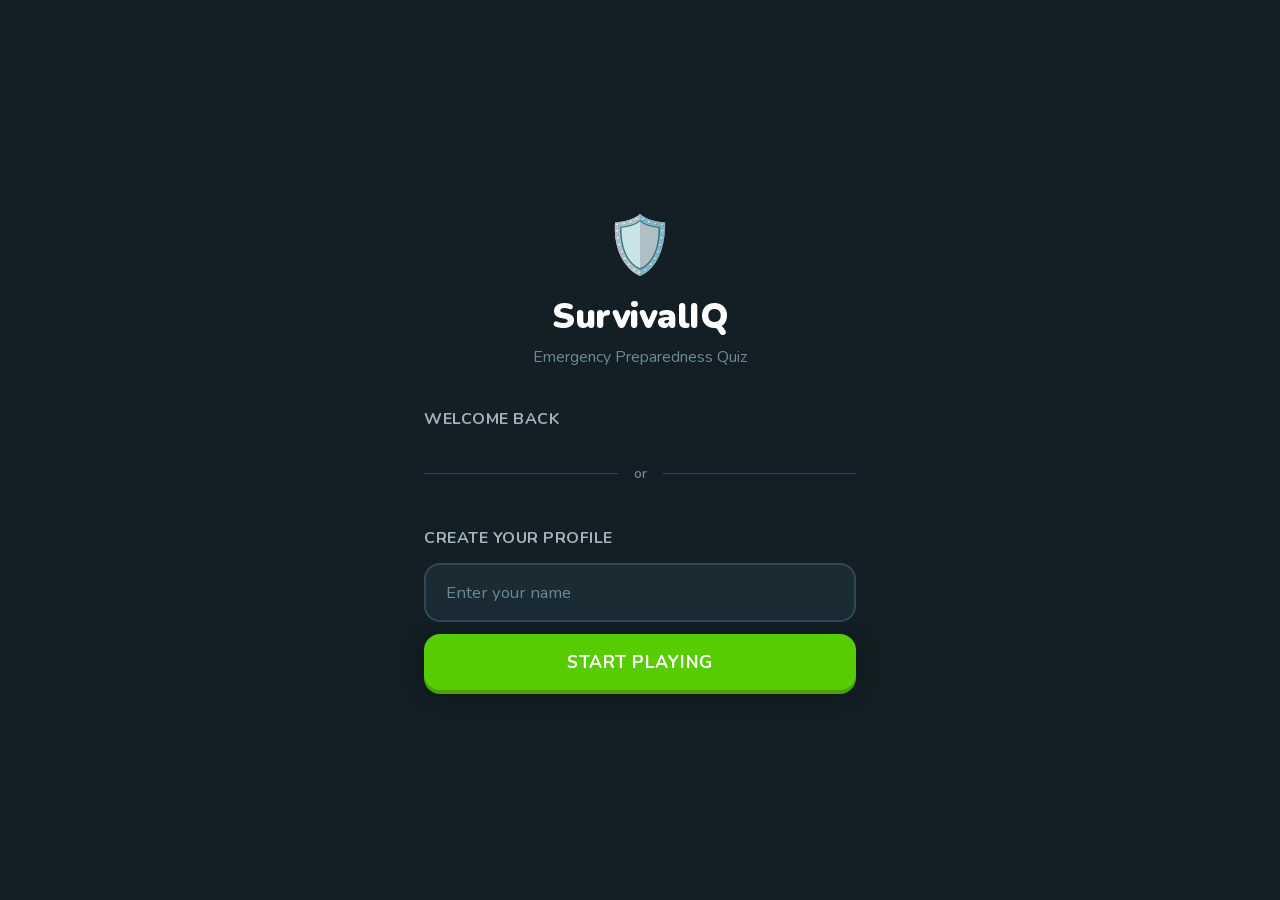
<file: index.html>
<!DOCTYPE html>
<html lang="en">
<head>
  <meta charset="UTF-8">
  <meta name="viewport" content="width=device-width, initial-scale=1.0">
  <title>SurvivalIQ — Emergency Preparedness Quiz</title>
  <link rel="stylesheet" href="css/styles.css">
  <!-- Fonts loaded locally from /fonts/ -->
</head>
<body>
  <div id="app">
    <!-- PLAYER SELECT -->
    <div id="screen-player" class="screen active">
      <div class="player-container">
        <div class="player-logo">
          <span class="logo-icon">🛡️</span>
          <h1>SurvivalIQ</h1>
          <p class="player-tagline">Emergency Preparedness Quiz</p>
        </div>
        <div id="player-list-section" class="player-section hidden">
          <h2>Welcome Back</h2>
          <div id="player-list" class="player-list"></div>
          <div class="player-divider"><span>or</span></div>
        </div>
        <div class="player-section">
          <h2 id="player-create-heading">Create Your Profile</h2>
          <div class="player-form">
            <input type="text" id="player-name-input" class="player-input" placeholder="Enter your name" maxlength="20" autocomplete="off">
            <button id="btn-create-player" class="btn btn-primary btn-lg">Start Playing</button>
          </div>
        </div>
      </div>
    </div>

    <!-- SPLASH / DASHBOARD -->
    <div id="screen-dashboard" class="screen">
      <header class="dash-header">
        <div class="logo">
          <span class="logo-icon">🛡️</span>
          <h1>SurvivalIQ</h1>
        </div>
        <div class="player-name-bar">
          <span id="dash-player-name"></span>
        </div>
        <div class="user-stats-bar">
          <div class="stat-pill xp-pill" title="Experience Points">
            <span class="stat-icon">⚡</span>
            <span id="dash-xp">0</span> XP
          </div>
          <div class="stat-pill streak-pill" title="Daily Streak">
            <span class="stat-icon">🔥</span>
            <span id="dash-streak">0</span>
          </div>
          <div class="stat-pill level-pill" title="Level">
            <span class="stat-icon">🎖️</span>
            Lv <span id="dash-level">1</span>
          </div>
        </div>
      </header>

      <div class="overall-progress-section">
        <h2>Your Progress</h2>
        <div class="overall-bar-container">
          <div class="overall-bar">
            <div id="overall-bar-fill" class="overall-bar-fill" style="width:0%"></div>
          </div>
          <span id="overall-bar-label" class="overall-bar-label">0 / 250 mastered</span>
        </div>
      </div>

      <div class="category-grid" id="category-grid"></div>

      <div class="dash-actions">
        <div class="action-cards">
          <button id="btn-start-quiz" class="action-card action-card--primary">
            <span class="action-icon">▶</span>
            <span class="action-label">Start Quiz</span>
            <span class="action-desc">20 questions</span>
          </button>
          <button id="btn-start-weak" class="action-card action-card--secondary">
            <span class="action-icon">🎯</span>
            <span class="action-label">Weak Areas</span>
            <span class="action-desc">Focus on mistakes</span>
          </button>
          <button id="btn-scenarios" class="action-card action-card--accent">
            <span class="action-icon">🗺</span>
            <span class="action-label">Scenarios</span>
            <span class="action-desc">Interactive decisions</span>
          </button>
        </div>
        <div class="dash-bottom-actions">
          <button id="btn-switch-player" class="btn btn-ghost btn-sm">Switch Player</button>
          <button id="btn-reset" class="btn btn-ghost btn-sm">Reset Progress</button>
        </div>
      </div>
    </div>

    <!-- QUIZ SCREEN -->
    <div id="screen-quiz" class="screen">
      <div class="quiz-topbar">
        <button id="btn-quit" class="btn btn-ghost btn-sm">✕ Quit</button>
        <div class="quiz-progress">
          <div class="quiz-progress-bar">
            <div id="quiz-progress-fill" class="quiz-progress-fill"></div>
          </div>
          <span id="quiz-progress-label">1 / 20</span>
        </div>
        <div class="quiz-score-live">
          <span id="quiz-correct-count">0</span> ✓
        </div>
      </div>

      <div class="quiz-body">
        <div class="category-badge" id="quiz-category-badge"></div>
        <div class="question-id-label hidden" id="quiz-question-id"></div>
        <h2 class="question-text" id="quiz-question"></h2>
        <div id="quiz-media" class="quiz-media hidden"></div>
        <div class="options-list" id="quiz-options"></div>
        <div class="explanation-box hidden" id="quiz-explanation">
          <div class="explanation-header" id="explanation-header"></div>
          <p id="explanation-text"></p>
          <p class="explanation-source" id="explanation-source"></p>
          <div class="explanation-learn-more hidden" id="explanation-learn-more">
            <div class="learn-more-label">Learn More</div>
            <ul class="learn-more-list" id="learn-more-list"></ul>
          </div>
        </div>
        <button id="btn-next" class="btn btn-primary btn-lg hidden">Next →</button>
      </div>
    </div>

    <!-- RESULTS SCREEN -->
    <div id="screen-results" class="screen">
      <div class="results-container">
        <div class="results-hero" id="results-hero">
          <div class="results-emoji" id="results-emoji">🎯</div>
          <h2 id="results-title">Great Job!</h2>
          <p id="results-subtitle"></p>
        </div>

        <div class="results-stats-grid">
          <div class="result-stat">
            <div class="result-stat-value" id="res-correct">0</div>
            <div class="result-stat-label">Correct</div>
          </div>
          <div class="result-stat">
            <div class="result-stat-value" id="res-total">20</div>
            <div class="result-stat-label">Questions</div>
          </div>
          <div class="result-stat">
            <div class="result-stat-value" id="res-xp">0</div>
            <div class="result-stat-label">XP Earned</div>
          </div>
          <div class="result-stat">
            <div class="result-stat-value" id="res-new-mastered">0</div>
            <div class="result-stat-label">Newly Mastered</div>
          </div>
        </div>

        <div class="results-review" id="results-review">
          <h3>Review Incorrect Answers</h3>
          <div id="review-list"></div>
        </div>

        <div class="results-actions">
          <button id="btn-back-dash" class="btn btn-primary btn-lg">Back to Dashboard</button>
          <button id="btn-play-again" class="btn btn-secondary btn-lg">Play Again</button>
        </div>
      </div>
    </div>
    <!-- SCENARIO PICKER -->
    <div id="screen-scenario-picker" class="screen">
      <div class="scenario-picker-topbar">
        <button id="btn-scenario-back" class="btn btn-ghost btn-sm">← Back</button>
        <h2>Survival Scenarios</h2>
      </div>
      <div class="scenario-carousel-wrap">
        <button id="btn-scenario-prev" class="scenario-nav-btn scenario-nav-prev" aria-label="Previous">‹</button>
        <div class="scenario-list" id="scenario-list"></div>
        <button id="btn-scenario-next" class="scenario-nav-btn scenario-nav-next" aria-label="Next">›</button>
      </div>
    </div>

    <!-- SCENARIO PLAYER -->
    <div id="screen-scenario-play" class="screen">
      <div class="scenario-topbar">
        <button id="btn-scenario-quit" class="btn btn-ghost btn-sm">✕ Quit</button>
        <div class="scenario-progress">
          <div class="scenario-progress-bar">
            <div id="scenario-progress-fill" class="quiz-progress-fill"></div>
          </div>
          <span id="scenario-progress-label">1 / 5</span>
        </div>
      </div>
      <div class="scenario-body" id="scenario-body"></div>
    </div>

    <!-- SCENARIO DEBRIEF -->
    <div id="screen-scenario-debrief" class="screen">
      <div class="results-container">
        <div class="results-hero">
          <div class="results-emoji" id="scenario-debrief-emoji">🎯</div>
          <h2 id="scenario-debrief-title">Scenario Complete</h2>
          <p id="scenario-debrief-subtitle"></p>
        </div>
        <div class="scenario-grade-box" id="scenario-grade-box"></div>
        <div class="scenario-core-lesson" id="scenario-core-lesson"></div>
        <div class="scenario-skills" id="scenario-skills"></div>
        <div class="scenario-review" id="scenario-review">
          <h3>Decision Review</h3>
          <div id="scenario-review-list"></div>
        </div>
        <div class="results-actions">
          <button id="btn-scenario-debrief-back" class="btn btn-primary btn-lg">Back to Scenarios</button>
          <button id="btn-scenario-replay" class="btn btn-secondary btn-lg">Replay Scenario</button>
        </div>
      </div>
    </div>
  </div>

  <div id="toast-container"></div>
  <div id="confetti-container"></div>

  <!-- Hidden cheat menu (Ctrl+Shift+G) -->
  <div id="cheat-overlay" class="cheat-overlay hidden">
    <div class="cheat-modal">
      <h3>Dev Menu</h3>
      <div class="cheat-section">
        <label class="cheat-label">Jump to Question</label>
        <div class="cheat-input-row">
          <input type="number" id="cheat-id-input" placeholder="Question ID" min="1" max="999">
          <button id="cheat-go" class="btn btn-primary btn-sm">Go</button>
        </div>
      </div>
      <div class="cheat-section">
        <label class="cheat-label">Play Category</label>
        <select id="cheat-cat-select" class="cheat-select">
          <option value="">Choose a category…</option>
        </select>
        <button id="cheat-cat-go" class="btn btn-primary btn-sm" style="margin-top:6px;width:100%">Play All in Category</button>
      </div>
      <p class="cheat-hint">Ctrl+Shift+G to toggle &middot; Esc to close</p>
      <button id="cheat-close" class="btn btn-ghost btn-sm">Close</button>
    </div>
  </div>

  <script src="js/config.js"></script>
  <script src="js/questions.js"></script>
  <script src="js/scenarios.js"></script>
  <script src="js/app.js"></script>
</body>
</html>
</file>
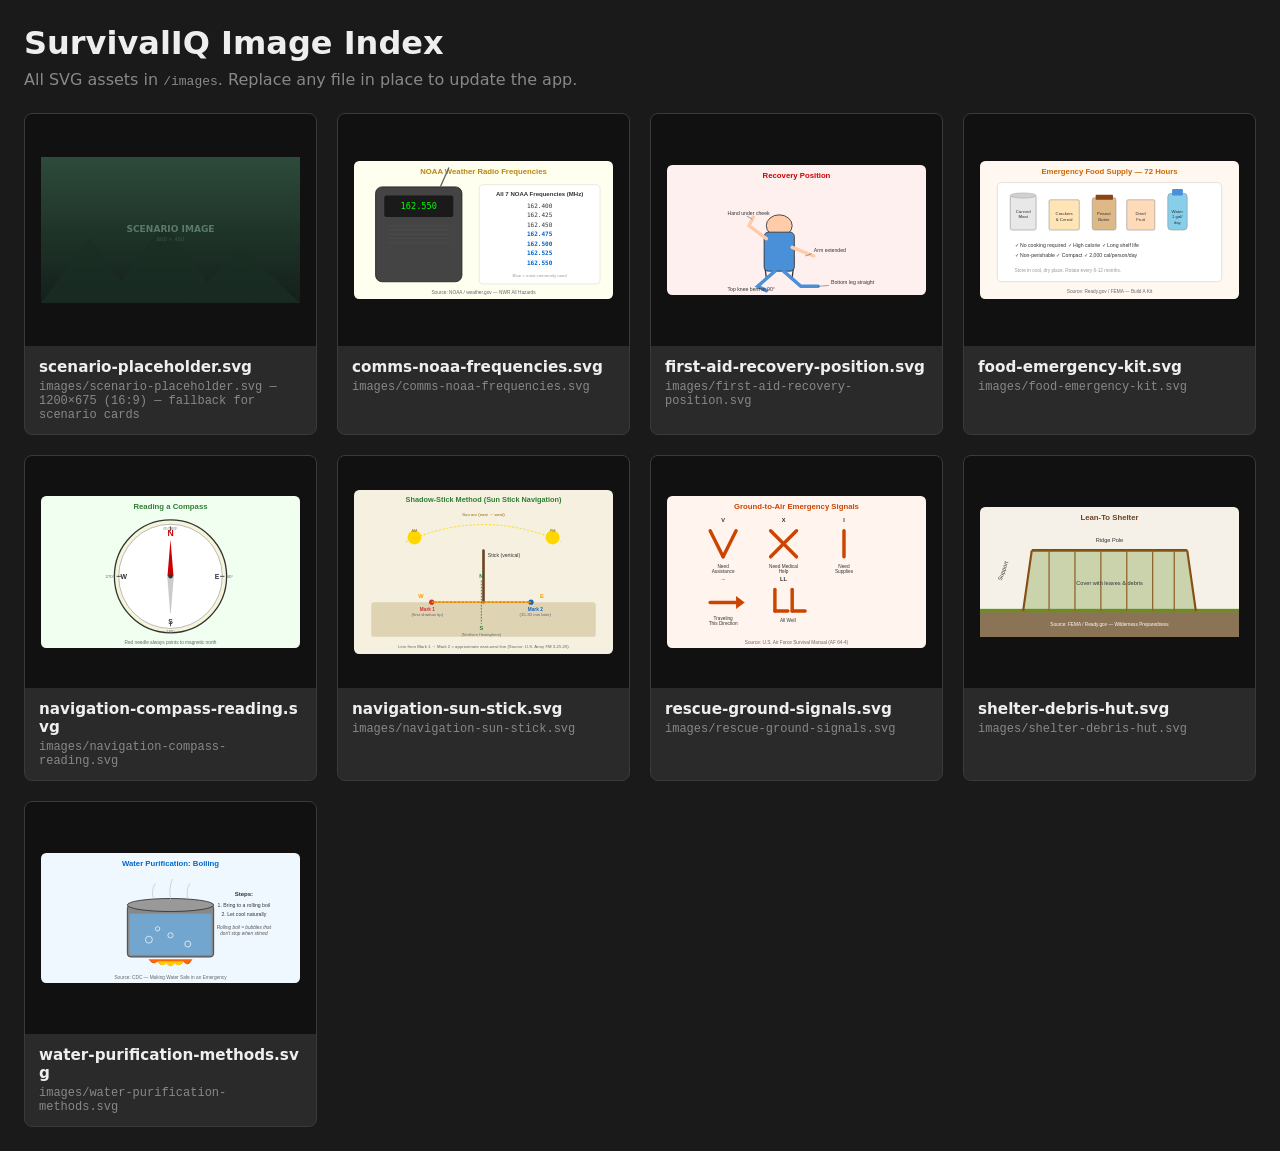
<file: images/index.html>
<!DOCTYPE html>
<html lang="en">
<head>
<meta charset="UTF-8">
<title>SurvivalIQ — Image Index</title>
<style>
  body { font-family: system-ui, sans-serif; background: #1a1a1a; color: #eee; margin: 0; padding: 24px; }
  h1 { margin: 0 0 8px; }
  p.sub { color: #888; margin: 0 0 24px; }
  .grid { display: grid; grid-template-columns: repeat(auto-fill, minmax(280px, 1fr)); gap: 20px; }
  .card { background: #2a2a2a; border: 1px solid #3a3a3a; border-radius: 8px; overflow: hidden; }
  .thumb { background: #111; display: flex; align-items: center; justify-content: center; padding: 16px; min-height: 200px; }
  .thumb img { max-width: 100%; max-height: 220px; display: block; }
  .meta { padding: 12px 14px; }
  .name { font-weight: 600; font-size: 0.95rem; word-break: break-all; }
  .path { font-family: ui-monospace, monospace; font-size: 0.75rem; color: #888; margin-top: 4px; }
</style>
</head>
<body>
  <h1>SurvivalIQ Image Index</h1>
  <p class="sub">All SVG assets in <code>/images</code>. Replace any file in place to update the app.</p>
  <div class="grid">
    <div class="card">
      <div class="thumb"><img src="scenario-placeholder.svg" alt="scenario-placeholder"></div>
      <div class="meta"><div class="name">scenario-placeholder.svg</div><div class="path">images/scenario-placeholder.svg — 1200×675 (16:9) — fallback for scenario cards</div></div>
    </div>
    <div class="card">
      <div class="thumb"><img src="comms-noaa-frequencies.svg" alt="comms-noaa-frequencies"></div>
      <div class="meta"><div class="name">comms-noaa-frequencies.svg</div><div class="path">images/comms-noaa-frequencies.svg</div></div>
    </div>
    <div class="card">
      <div class="thumb"><img src="first-aid-recovery-position.svg" alt="first-aid-recovery-position"></div>
      <div class="meta"><div class="name">first-aid-recovery-position.svg</div><div class="path">images/first-aid-recovery-position.svg</div></div>
    </div>
    <div class="card">
      <div class="thumb"><img src="food-emergency-kit.svg" alt="food-emergency-kit"></div>
      <div class="meta"><div class="name">food-emergency-kit.svg</div><div class="path">images/food-emergency-kit.svg</div></div>
    </div>
    <div class="card">
      <div class="thumb"><img src="navigation-compass-reading.svg" alt="navigation-compass-reading"></div>
      <div class="meta"><div class="name">navigation-compass-reading.svg</div><div class="path">images/navigation-compass-reading.svg</div></div>
    </div>
    <div class="card">
      <div class="thumb"><img src="navigation-sun-stick.svg" alt="navigation-sun-stick"></div>
      <div class="meta"><div class="name">navigation-sun-stick.svg</div><div class="path">images/navigation-sun-stick.svg</div></div>
    </div>
    <div class="card">
      <div class="thumb"><img src="rescue-ground-signals.svg" alt="rescue-ground-signals"></div>
      <div class="meta"><div class="name">rescue-ground-signals.svg</div><div class="path">images/rescue-ground-signals.svg</div></div>
    </div>
    <div class="card">
      <div class="thumb"><img src="shelter-debris-hut.svg" alt="shelter-debris-hut"></div>
      <div class="meta"><div class="name">shelter-debris-hut.svg</div><div class="path">images/shelter-debris-hut.svg</div></div>
    </div>
    <div class="card">
      <div class="thumb"><img src="water-purification-methods.svg" alt="water-purification-methods"></div>
      <div class="meta"><div class="name">water-purification-methods.svg</div><div class="path">images/water-purification-methods.svg</div></div>
    </div>
  </div>
</body>
</html>
</file>
<file: css/styles.css>
/* ===== LOCAL FONTS ===== */
@font-face {
  font-family: 'Nunito';
  font-style: normal;
  font-weight: 400 900;
  font-display: swap;
  src: url('../fonts/Nunito-latin.woff2') format('woff2');
  unicode-range: U+0000-00FF, U+0131, U+0152-0153, U+02BB-02BC, U+02C6, U+02DA, U+02DC, U+0304, U+0308, U+0329, U+2000-206F, U+20AC, U+2122, U+2191, U+2193, U+2212, U+2215, U+FEFF, U+FFFD;
}
@font-face {
  font-family: 'Nunito';
  font-style: normal;
  font-weight: 400 900;
  font-display: swap;
  src: url('../fonts/Nunito-latin-ext.woff2') format('woff2');
  unicode-range: U+0100-02BA, U+02BD-02C5, U+02C7-02CC, U+02CE-02D7, U+02DD-02FF, U+0304, U+0308, U+0329, U+1D00-1DBF, U+1E00-1E9F, U+1EF2-1EFF, U+2020, U+20A0-20AB, U+20AD-20C0, U+2113, U+2C60-2C7F, U+A720-A7FF;
}

/* ===== RESET & BASE ===== */
*, *::before, *::after { box-sizing: border-box; margin: 0; padding: 0; }

:root {
  --bg: #131F24;
  --bg-card: #1B2B33;
  --bg-card-hover: #223540;
  --surface: #253D49;
  --primary: #58CC02;
  --primary-dark: #46a302;
  --primary-glow: rgba(88, 204, 2, 0.25);
  --secondary: #1CB0F6;
  --secondary-dark: #1899d6;
  --accent: #FF9600;
  --danger: #FF4B4B;
  --danger-dark: #ea2b2b;
  --text: #FFFFFF;
  --text-dim: #A0B4BC;
  --text-muted: #6B8A97;
  --border: #2D4A56;
  --radius: 16px;
  --radius-sm: 10px;
  --radius-xs: 6px;
  --shadow: 0 4px 24px rgba(0,0,0,0.3);
  --font: 'Nunito', system-ui, -apple-system, sans-serif;
  --transition: 0.2s ease;

  /* category colors */
  --cat-first-aid: #FF4B4B;
  --cat-shelter: #A66BFF;
  --cat-water: #1CB0F6;
  --cat-food: #FF9600;
  --cat-comms: #FFD900;
  --cat-navigation: #58CC02;
  --cat-rescue: #FF6B6B;
  --cat-psychology: #E091F5;
  --cat-fire-clothing: #FF7043;
  --cat-planning: #42A5F5;
  --cat-hazards-ppe: #FFCA28;
  --cat-campcraft: #8D6E63;
  --cat-priorities: #26C6DA;
}

html { font-size: 16px; }
body {
  font-family: var(--font);
  background: var(--bg);
  color: var(--text);
  min-height: 100dvh;
  overflow-x: hidden;
  -webkit-font-smoothing: antialiased;
}

/* ===== SCREENS ===== */
.screen { display: none; min-height: 100dvh; }
.screen.active { display: block; animation: fadeIn 0.3s ease; }

@keyframes fadeIn { from { opacity: 0; transform: translateY(10px); } to { opacity: 1; transform: translateY(0); } }

/* ===== BUTTONS ===== */
.btn {
  font-family: var(--font);
  font-weight: 700;
  border: none;
  border-radius: var(--radius);
  cursor: pointer;
  transition: all var(--transition);
  text-transform: uppercase;
  letter-spacing: 0.5px;
  position: relative;
  display: inline-flex;
  flex-direction: column;
  align-items: center;
  gap: 2px;
}
.btn:active { transform: scale(0.97); }
.btn-lg { padding: 16px 40px; font-size: 1.1rem; }
.btn-sm { padding: 8px 16px; font-size: 0.85rem; }
.btn-primary {
  background: var(--primary);
  color: #fff;
  box-shadow: 0 4px 0 var(--primary-dark), var(--shadow);
}
.btn-primary:hover { background: #4fbb02; }
.btn-primary:active { box-shadow: 0 1px 0 var(--primary-dark); transform: translateY(3px); }
.btn-secondary {
  background: var(--surface);
  color: var(--text);
  border: 2px solid var(--border);
  box-shadow: 0 4px 0 #1a2f38;
}
.btn-secondary:hover { background: var(--bg-card-hover); }
.btn-secondary:active { box-shadow: 0 1px 0 #1a2f38; transform: translateY(3px); }
.btn-ghost {
  background: transparent;
  color: var(--text-dim);
}
.btn-ghost:hover { color: var(--text); background: rgba(255,255,255,0.05); }
.btn-sub { font-size: 0.7rem; font-weight: 400; text-transform: none; opacity: 0.7; letter-spacing: 0; }

.pulse { animation: pulse 2s infinite; }
@keyframes pulse {
  0%, 100% { box-shadow: 0 4px 0 var(--primary-dark), 0 0 0 0 var(--primary-glow); }
  50% { box-shadow: 0 4px 0 var(--primary-dark), 0 0 0 12px transparent; }
}

/* ===== DASHBOARD ===== */
.dash-header {
  display: flex;
  justify-content: space-between;
  align-items: center;
  padding: 20px 24px 12px;
  flex-wrap: wrap;
  gap: 12px;
}
.player-name-bar {
  flex-basis: 100%;
  margin-bottom: -4px;
}
#dash-player-name {
  font-size: 0.85rem;
  color: var(--text-muted);
  font-weight: 600;
}
.logo { display: flex; align-items: center; gap: 10px; }
.logo-icon { font-size: 2rem; }
.logo h1 { font-size: 1.6rem; font-weight: 900; letter-spacing: -0.5px; }

.user-stats-bar { display: flex; gap: 10px; }
.stat-pill {
  display: flex;
  align-items: center;
  gap: 5px;
  padding: 6px 14px;
  background: var(--surface);
  border-radius: 100px;
  font-weight: 700;
  font-size: 0.9rem;
}
.stat-icon { font-size: 1rem; }
.xp-pill { color: var(--accent); }
.streak-pill { color: #FF9600; }
.level-pill { color: var(--secondary); }

/* Overall progress */
.overall-progress-section {
  padding: 0 24px;
  margin-bottom: 24px;
}
.overall-progress-section h2 { font-size: 1.1rem; margin-bottom: 10px; color: var(--text-dim); font-weight: 600; }
.overall-bar-container { display: flex; align-items: center; gap: 12px; }
.overall-bar {
  flex: 1;
  height: 20px;
  background: var(--surface);
  border-radius: 100px;
  overflow: hidden;
}
.overall-bar-fill {
  height: 100%;
  background: linear-gradient(90deg, var(--primary), #7cdf3e);
  border-radius: 100px;
  transition: width 0.6s ease;
}
.overall-bar-label { font-size: 0.85rem; color: var(--text-dim); white-space: nowrap; font-weight: 600; }

/* Category Grid */
.category-grid {
  display: grid;
  grid-template-columns: repeat(auto-fill, minmax(200px, 1fr));
  gap: 8px;
  padding: 0 24px;
  margin-bottom: 28px;
}
.category-card {
  background: transparent;
  border: none;
  border-radius: 0;
  padding: 8px 0;
  cursor: default;
  pointer-events: none;
}
.category-card-header {
  display: flex;
  align-items: center;
  gap: 6px;
  margin-bottom: 5px;
}
.category-icon {
  width: 20px; height: 20px;
  border-radius: 4px;
  display: flex; align-items: center; justify-content: center;
  font-size: 0.75rem;
  flex-shrink: 0;
}
.category-card-header h3 { font-size: 0.75rem; font-weight: 600; line-height: 1.2; color: var(--text-dim); }
.category-card-header .cat-count { display: none; }
.cat-progress-bar {
  height: 4px;
  background: var(--surface);
  border-radius: 100px;
  overflow: hidden;
  margin-bottom: 3px;
}
.cat-progress-fill {
  height: 100%;
  border-radius: 100px;
  transition: width 0.6s ease;
}
.cat-progress-label { font-size: 0.65rem; color: var(--text-muted); font-weight: 600; }

/* Dashboard actions */
.dash-actions {
  padding: 0 24px 40px;
}
.action-cards {
  display: grid;
  grid-template-columns: repeat(3, 1fr);
  gap: 12px;
  margin-bottom: 16px;
}
.action-card {
  display: flex;
  flex-direction: column;
  align-items: center;
  gap: 4px;
  padding: 16px 12px 14px;
  border-radius: var(--radius);
  border: none;
  cursor: pointer;
  transition: all var(--transition);
  font-family: var(--font);
  text-align: center;
  position: relative;
}
.action-card:hover {
  transform: translateY(-2px);
  filter: brightness(1.15);
}
.action-card:active {
  transform: translateY(1px);
  box-shadow: none !important;
}
.action-icon { font-size: 1.3rem; margin-bottom: 2px; }
.action-label { font-size: 0.82rem; font-weight: 800; color: #fff; }
.action-desc { font-size: 0.68rem; color: rgba(255,255,255,0.7); font-weight: 500; }

.action-card--primary {
  background: var(--primary);
  box-shadow: 0 3px 0 var(--primary-dark);
}
.action-card--secondary {
  background: var(--secondary);
  box-shadow: 0 3px 0 var(--secondary-dark);
}
.action-card--accent {
  background: var(--accent);
  box-shadow: 0 3px 0 #cc7700;
}

/* ===== QUIZ SCREEN ===== */
.quiz-topbar {
  display: flex;
  align-items: center;
  gap: 16px;
  padding: 16px 24px;
  background: var(--bg-card);
  border-bottom: 2px solid var(--border);
  position: sticky;
  top: 0;
  z-index: 10;
}
.quiz-progress { flex: 1; display: flex; align-items: center; gap: 10px; }
.quiz-progress-bar {
  flex: 1;
  height: 14px;
  background: var(--surface);
  border-radius: 100px;
  overflow: hidden;
}
.quiz-progress-fill {
  height: 100%;
  background: var(--primary);
  border-radius: 100px;
  transition: width 0.4s ease;
}
#quiz-progress-label { font-size: 0.85rem; color: var(--text-dim); font-weight: 700; white-space: nowrap; }
.quiz-score-live { font-weight: 700; color: var(--primary); font-size: 1rem; }

.quiz-body {
  max-width: 700px;
  margin: 0 auto;
  padding: 32px 24px 40px;
}

.category-badge {
  display: inline-block;
  padding: 4px 14px;
  border-radius: 100px;
  font-size: 0.78rem;
  font-weight: 700;
  text-transform: uppercase;
  letter-spacing: 0.5px;
  margin-bottom: 16px;
}

.question-text {
  font-size: 1.25rem;
  font-weight: 700;
  line-height: 1.5;
  margin-bottom: 24px;
}

/* ===== QUESTION MEDIA ===== */
.quiz-media {
  margin-bottom: 24px;
  text-align: center;
}
.quiz-media img,
.quiz-media video {
  max-width: 100%;
  max-height: 320px;
  border-radius: 12px;
  object-fit: contain;
  border: 2px solid var(--border);
}
.media-caption {
  font-size: 0.8rem;
  color: var(--text-dim);
  margin-top: 8px;
  font-style: italic;
}

.options-list { display: flex; flex-direction: column; gap: 12px; margin-bottom: 24px; }
.option-btn {
  display: flex;
  align-items: center;
  gap: 14px;
  width: 100%;
  padding: 16px 20px;
  background: var(--bg-card);
  border: 2px solid var(--border);
  border-radius: var(--radius);
  color: var(--text);
  font-family: var(--font);
  font-size: 1rem;
  font-weight: 600;
  cursor: pointer;
  transition: all var(--transition);
  text-align: left;
}
.option-btn:hover:not(.disabled) { border-color: var(--secondary); background: var(--bg-card-hover); }
.option-btn .option-letter {
  width: 32px; height: 32px;
  border-radius: 8px;
  background: var(--surface);
  display: flex; align-items: center; justify-content: center;
  font-weight: 800;
  font-size: 0.85rem;
  flex-shrink: 0;
}
.option-btn.correct {
  border-color: var(--primary);
  background: rgba(88, 204, 2, 0.12);
  animation: correctPop 0.3s ease;
}
.option-btn.correct .option-letter { background: var(--primary); color: #fff; }
.option-btn.incorrect {
  border-color: var(--danger);
  background: rgba(255, 75, 75, 0.12);
  animation: shake 0.4s ease;
}
.option-btn.incorrect .option-letter { background: var(--danger); color: #fff; }
.option-btn.disabled { pointer-events: none; opacity: 0.5; }
.option-btn.disabled.correct { opacity: 1; }

@keyframes correctPop {
  0% { transform: scale(1); }
  50% { transform: scale(1.02); }
  100% { transform: scale(1); }
}
@keyframes shake {
  0%, 100% { transform: translateX(0); }
  20% { transform: translateX(-6px); }
  40% { transform: translateX(6px); }
  60% { transform: translateX(-4px); }
  80% { transform: translateX(4px); }
}

/* Explanation */
.explanation-box {
  background: var(--bg-card);
  border-radius: var(--radius);
  padding: 20px;
  border: 2px solid var(--border);
  margin-bottom: 20px;
}
.explanation-box.hidden { display: none; }
.explanation-header { font-weight: 800; font-size: 1.05rem; margin-bottom: 8px; }
.explanation-header.correct-header { color: var(--primary); }
.explanation-header.incorrect-header { color: var(--danger); }
#explanation-text { color: var(--text-dim); line-height: 1.6; margin-bottom: 8px; }
.explanation-source { font-size: 0.8rem; color: var(--text-muted); font-style: italic; }
.question-id-label { font-size: 0.72rem; font-style: italic; color: #9a9a9a; opacity: 0.55; margin-bottom: 4px; font-weight: 400; }
.explanation-learn-more { margin-top: 14px; padding-top: 12px; border-top: 1px solid var(--border); }
.learn-more-label { font-size: 0.75rem; font-weight: 700; text-transform: uppercase; letter-spacing: 0.5px; color: var(--text-muted); margin-bottom: 6px; }
.learn-more-list { list-style: none; padding: 0; margin: 0; display: flex; flex-direction: column; gap: 4px; }
.learn-more-list a { color: var(--primary); text-decoration: none; font-size: 0.9rem; }
.learn-more-list a:hover { text-decoration: underline; }

/* ===== RESULTS SCREEN ===== */
.results-container {
  max-width: 600px;
  margin: 0 auto;
  padding: 40px 24px;
}
.results-hero {
  text-align: center;
  margin-bottom: 32px;
}
.results-emoji { font-size: 4rem; margin-bottom: 12px; }
.results-hero h2 { font-size: 1.8rem; font-weight: 900; }
.results-hero p { color: var(--text-dim); margin-top: 6px; }

.results-stats-grid {
  display: grid;
  grid-template-columns: repeat(4, 1fr);
  gap: 12px;
  margin-bottom: 32px;
}
.result-stat {
  background: var(--bg-card);
  border-radius: var(--radius-sm);
  padding: 16px 8px;
  text-align: center;
  border: 2px solid var(--border);
}
.result-stat-value { font-size: 1.8rem; font-weight: 900; color: var(--primary); }
.result-stat-label { font-size: 0.75rem; color: var(--text-muted); font-weight: 600; text-transform: uppercase; margin-top: 4px; }

.results-review { margin-bottom: 32px; }
.results-review h3 { font-size: 1rem; color: var(--text-dim); margin-bottom: 16px; }

.review-item {
  background: var(--bg-card);
  border-radius: var(--radius-sm);
  padding: 16px;
  margin-bottom: 12px;
  border-left: 4px solid var(--danger);
}
.review-item-q { font-weight: 700; margin-bottom: 8px; font-size: 0.95rem; }
.review-item-your { color: var(--danger); font-size: 0.85rem; margin-bottom: 4px; }
.review-item-correct { color: var(--primary); font-size: 0.85rem; margin-bottom: 6px; }
.review-item-exp { color: var(--text-muted); font-size: 0.83rem; line-height: 1.5; }

.results-actions {
  display: flex;
  flex-direction: column;
  align-items: center;
  gap: 12px;
}

/* ===== TOAST ===== */
#toast-container {
  position: fixed;
  top: 20px;
  right: 20px;
  z-index: 1000;
  display: flex;
  flex-direction: column;
  gap: 8px;
}
.toast {
  padding: 12px 20px;
  border-radius: var(--radius-sm);
  font-weight: 700;
  font-size: 0.9rem;
  animation: toastIn 0.3s ease, toastOut 0.3s ease 2.5s forwards;
  color: #fff;
}
.toast-success { background: var(--primary); }
.toast-info { background: var(--secondary); }
.toast-xp { background: var(--accent); }
.toast-levelup { background: linear-gradient(135deg, var(--accent), #FF4B4B); font-size: 1rem; }

@keyframes toastIn { from { opacity: 0; transform: translateX(40px); } to { opacity: 1; transform: translateX(0); } }
@keyframes toastOut { to { opacity: 0; transform: translateX(40px); } }

/* ===== CONFETTI ===== */
#confetti-container {
  position: fixed;
  top: 0; left: 0;
  width: 100%; height: 100%;
  pointer-events: none;
  z-index: 999;
  overflow: hidden;
}
.confetti-piece {
  position: absolute;
  width: 10px;
  height: 10px;
  top: -10px;
  animation: confettiFall linear forwards;
}
@keyframes confettiFall {
  to { top: 110vh; transform: rotate(720deg); }
}

/* ===== PLAYER SELECT SCREEN ===== */
.player-container {
  max-width: 480px;
  margin: 0 auto;
  padding: 60px 24px 40px;
  display: flex;
  flex-direction: column;
  align-items: center;
  min-height: 100dvh;
  justify-content: center;
}
.player-logo {
  text-align: center;
  margin-bottom: 40px;
}
.player-logo .logo-icon { font-size: 3.5rem; display: block; margin-bottom: 8px; }
.player-logo h1 { font-size: 2.2rem; font-weight: 900; letter-spacing: -0.5px; }
.player-tagline { color: var(--text-muted); font-size: 1rem; margin-top: 6px; }

.player-section {
  width: 100%;
  margin-bottom: 24px;
}
.player-section h2 {
  font-size: 1rem;
  color: var(--text-dim);
  font-weight: 700;
  text-transform: uppercase;
  letter-spacing: 0.5px;
  margin-bottom: 14px;
}

.player-list {
  display: flex;
  flex-direction: column;
  gap: 10px;
}
.player-btn {
  display: flex;
  align-items: center;
  justify-content: space-between;
  width: 100%;
  padding: 16px 20px;
  background: var(--bg-card);
  border: 2px solid var(--border);
  border-radius: var(--radius);
  color: var(--text);
  font-family: var(--font);
  cursor: pointer;
  transition: all var(--transition);
  text-align: left;
}
.player-btn:hover { border-color: var(--primary); background: var(--bg-card-hover); }
.player-btn-info { display: flex; flex-direction: column; gap: 4px; }
.player-btn-name { font-size: 1.1rem; font-weight: 700; }
.player-btn-stats { font-size: 0.8rem; color: var(--text-muted); font-weight: 600; }
.player-btn-arrow { font-size: 1.2rem; color: var(--text-muted); font-weight: 700; }

.player-divider {
  display: flex;
  align-items: center;
  gap: 16px;
  margin: 20px 0;
  color: var(--text-muted);
  font-size: 0.85rem;
  font-weight: 600;
}
.player-divider::before,
.player-divider::after {
  content: '';
  flex: 1;
  height: 1px;
  background: var(--border);
}

.player-form {
  display: flex;
  flex-direction: column;
  gap: 12px;
}
.player-input {
  width: 100%;
  padding: 16px 20px;
  background: var(--bg-card);
  border: 2px solid var(--border);
  border-radius: var(--radius);
  color: var(--text);
  font-family: var(--font);
  font-size: 1.05rem;
  font-weight: 600;
  outline: none;
  transition: border-color var(--transition);
}
.player-input::placeholder { color: var(--text-muted); font-weight: 400; }
.player-input:focus { border-color: var(--primary); }

/* Bottom actions row */
.dash-bottom-actions {
  display: flex;
  justify-content: center;
  gap: 8px;
}

/* ===== SCENARIO BUTTON ===== */
.btn-accent {
  background: var(--accent);
  color: #fff;
  box-shadow: 0 4px 0 #cc7700;
}
.btn-accent:hover { background: #e68800; transform: translateY(-1px); }
.btn-accent:active { transform: translateY(2px); box-shadow: 0 1px 0 #cc7700; }

/* ===== SCENARIO PICKER ===== */
.scenario-picker-topbar {
  display: flex;
  align-items: center;
  gap: 16px;
  padding: 20px 24px;
  border-bottom: 2px solid var(--border);
}
.scenario-picker-topbar h2 { font-size: 1.2rem; }

.scenario-carousel-wrap {
  position: relative;
  padding: 24px 0;
}
.scenario-list {
  display: flex;
  gap: 20px;
  padding: 8px 56px;
  overflow-x: auto;
  scroll-snap-type: x mandatory;
  scroll-behavior: smooth;
  scrollbar-width: none;
}
.scenario-list::-webkit-scrollbar { display: none; }

.scenario-nav-btn {
  position: absolute;
  top: 50%;
  transform: translateY(-50%);
  width: 44px;
  height: 44px;
  border-radius: 50%;
  border: 2px solid var(--border);
  background: var(--bg-card);
  color: var(--text);
  font-size: 1.6rem;
  line-height: 1;
  cursor: pointer;
  z-index: 2;
  display: flex;
  align-items: center;
  justify-content: center;
  transition: all var(--transition);
}
.scenario-nav-btn:hover { background: var(--bg-card-hover); border-color: var(--text-muted); }
.scenario-nav-prev { left: 12px; }
.scenario-nav-next { right: 12px; }

.scenario-card {
  flex: 0 0 calc((100% - 152px) / 3);
  min-width: 280px;
  max-width: 380px;
  scroll-snap-align: start;
  background: var(--bg-card);
  border: 2px solid var(--border);
  border-radius: var(--radius);
  overflow: hidden;
  display: flex;
  flex-direction: column;
  transition: all var(--transition);
}
.scenario-card:hover { border-color: var(--text-muted); background: var(--bg-card-hover); transform: translateY(-2px); }

.scenario-card-image {
  position: relative;
  width: 100%;
  aspect-ratio: 16 / 9;
  background-size: cover;
  background-position: center;
  background-color: var(--surface);
  border-bottom: 2px solid var(--border);
}
.scenario-difficulty-badge {
  position: absolute;
  top: 12px;
  right: 12px;
  padding: 4px 10px;
  border-radius: 100px;
  font-size: 0.7rem;
  font-weight: 700;
  text-transform: uppercase;
  color: #fff;
  letter-spacing: 0.5px;
}
.scenario-card-body { padding: 18px; display: flex; flex-direction: column; flex: 1; }

.scenario-card-header { display: flex; justify-content: space-between; align-items: flex-start; margin-bottom: 10px; }
.scenario-card-header h3 { font-size: 1.05rem; }
.scenario-difficulty { font-size: 0.8rem; font-weight: 700; text-transform: uppercase; }

.scenario-card-meta { display: flex; gap: 16px; font-size: 0.85rem; color: var(--text-dim); margin-bottom: 10px; }

.scenario-card-tags { display: flex; flex-wrap: wrap; gap: 6px; margin-bottom: 14px; }
.scenario-tag {
  padding: 3px 10px;
  background: var(--surface);
  border-radius: 100px;
  font-size: 0.72rem;
  color: var(--text-muted);
  font-weight: 600;
  text-transform: capitalize;
}

.scenario-card-footer { display: flex; justify-content: space-between; align-items: center; }
.scenario-best-grade { font-size: 0.9rem; color: var(--primary); font-weight: 700; }
.scenario-new { font-size: 0.8rem; color: var(--accent); font-weight: 700; text-transform: uppercase; }

/* ===== SCENARIO PLAYER ===== */
.scenario-topbar {
  display: flex;
  align-items: center;
  gap: 16px;
  padding: 16px 24px;
  background: var(--bg-card);
  border-bottom: 2px solid var(--border);
  position: sticky;
  top: 0;
  z-index: 10;
}
.scenario-progress { flex: 1; display: flex; align-items: center; gap: 10px; }
.scenario-progress-bar {
  flex: 1; height: 14px;
  background: var(--surface);
  border-radius: 100px;
  overflow: hidden;
}

.scenario-body {
  max-width: 700px;
  margin: 0 auto;
  padding: 32px 24px 40px;
}

.scenario-title { font-size: 1.5rem; font-weight: 900; margin-bottom: 20px; }
.scenario-narrative p { color: var(--text-dim); line-height: 1.7; margin-bottom: 14px; font-size: 1.05rem; }

.scenario-gear {
  background: var(--bg-card);
  border: 2px solid var(--border);
  border-radius: var(--radius);
  padding: 20px;
  margin: 20px 0;
}
.scenario-gear h3 { font-size: 0.9rem; text-transform: uppercase; color: var(--text-dim); margin-bottom: 10px; }
.scenario-gear ul { list-style: none; }
.scenario-gear li { padding: 6px 0; color: var(--text); font-size: 0.95rem; border-bottom: 1px solid var(--border); }
.scenario-gear li::before { content: '• '; color: var(--accent); font-weight: 700; }
.scenario-gear li:last-child { border-bottom: none; }

.scenario-threat {
  background: rgba(255, 75, 75, 0.1);
  border-left: 4px solid var(--danger);
  padding: 14px 18px;
  border-radius: var(--radius-xs);
  margin-bottom: 24px;
  color: var(--text-dim);
}

.scenario-dp-label {
  font-size: 0.8rem;
  text-transform: uppercase;
  color: var(--text-muted);
  font-weight: 700;
  letter-spacing: 0.5px;
  margin-bottom: 12px;
}
.scenario-situation {
  font-size: 1.15rem;
  font-weight: 700;
  line-height: 1.5;
  margin-bottom: 24px;
}

/* Consequence / feedback */
.scenario-grade-badge {
  display: inline-block;
  padding: 8px 20px;
  border: 3px solid;
  border-radius: var(--radius);
  font-size: 1.2rem;
  font-weight: 900;
  margin-bottom: 20px;
}
.scenario-consequence-text,
.scenario-teaching,
.scenario-best-answer {
  background: var(--bg-card);
  border-radius: var(--radius-sm);
  padding: 16px;
  margin-bottom: 14px;
  border: 2px solid var(--border);
}
.scenario-consequence-text h3,
.scenario-teaching h3,
.scenario-best-answer h3 {
  font-size: 0.95rem;
  text-transform: uppercase;
  color: var(--text);
  margin-bottom: 8px;
}
.scenario-consequence-text p,
.scenario-teaching p,
.scenario-best-answer p {
  color: var(--text);
  line-height: 1.6;
}
.scenario-best-answer { border-left: 4px solid var(--primary); }

/* Consequence bridge narrative */
.scenario-bridge {
  background: var(--surface);
  border-radius: var(--radius-sm);
  padding: 16px;
  margin-bottom: 20px;
  border-left: 4px solid var(--accent);
  color: var(--text-dim);
  font-style: italic;
  line-height: 1.6;
}

/* ===== SCENARIO DEBRIEF ===== */
.scenario-final-grade {
  font-size: 4rem;
  font-weight: 900;
  text-align: center;
}
.scenario-score-label {
  text-align: center;
  font-size: 1.1rem;
  color: var(--text-dim);
  margin-bottom: 8px;
}
.scenario-improved {
  text-align: center;
  color: var(--primary);
  font-weight: 700;
  font-size: 0.9rem;
}
.scenario-grade-box { margin-bottom: 28px; }

.scenario-core-lesson,
.scenario-skills,
.scenario-review {
  background: var(--bg-card);
  border: 2px solid var(--border);
  border-radius: var(--radius-sm);
  padding: 20px;
  margin-bottom: 20px;
}
.scenario-core-lesson h3,
.scenario-skills h3,
.scenario-review h3 {
  font-size: 0.85rem;
  text-transform: uppercase;
  color: var(--text-muted);
  margin-bottom: 10px;
}
.scenario-core-lesson p { color: var(--text-dim); line-height: 1.6; }
.scenario-skills ul { list-style: none; }
.scenario-skills li {
  padding: 6px 0;
  color: var(--text-dim);
  font-size: 0.9rem;
}
.scenario-skills li::before { content: '✓ '; color: var(--primary); font-weight: 700; }

/* ===== SCENARIO EFFECTS ===== */

/* Fire effect — ambient fireplace glow */
.effect-fire {
  position: fixed;
  inset: 0;
  pointer-events: none;
  z-index: 5;
  overflow: hidden;
}

/* Warm ambient glow from bottom */
.effect-fire::before {
  content: '';
  position: absolute;
  bottom: 0;
  left: 0;
  right: 0;
  height: 45%;
  background: radial-gradient(ellipse at 50% 100%, rgba(255,120,20,0.12) 0%, rgba(255,80,10,0.06) 30%, transparent 70%);
  animation: fire-glow 3s ease-in-out infinite alternate;
}

/* Subtle flicker overlay */
.effect-fire::after {
  content: '';
  position: absolute;
  bottom: 0;
  left: 0;
  right: 0;
  height: 30%;
  background: radial-gradient(ellipse at 50% 100%, rgba(255,160,40,0.08) 0%, transparent 60%);
  animation: fire-flicker 1.5s ease-in-out infinite alternate;
}

/* Flame tongues container */
.fire-flames {
  position: absolute;
  bottom: 0;
  left: 50%;
  transform: translateX(-50%);
  width: 300px;
  height: 100px;
  display: flex;
  justify-content: center;
  align-items: flex-end;
  gap: 0;
}

.fire-flame {
  width: 20px;
  border-radius: 50% 50% 20% 20%;
  transform-origin: bottom center;
  opacity: 0.5;
  filter: blur(4px);
}

.fire-flame:nth-child(1) { height: 50px; background: #ff6a00; animation: flame-dance 1.2s ease-in-out infinite alternate; }
.fire-flame:nth-child(2) { height: 65px; background: #ff4500; animation: flame-dance 0.9s ease-in-out infinite alternate-reverse; margin: 0 -4px; }
.fire-flame:nth-child(3) { height: 80px; background: #ff8c00; animation: flame-dance 1.4s ease-in-out infinite alternate; }
.fire-flame:nth-child(4) { height: 70px; background: #ff6a00; animation: flame-dance 1.1s ease-in-out infinite alternate-reverse; margin: 0 -4px; }
.fire-flame:nth-child(5) { height: 55px; background: #ff4500; animation: flame-dance 1.3s ease-in-out infinite alternate; }
.fire-flame:nth-child(6) { height: 45px; background: #ff8c00; animation: flame-dance 1.0s ease-in-out infinite alternate-reverse; }
.fire-flame:nth-child(7) { height: 60px; background: #ffa500; animation: flame-dance 1.5s ease-in-out infinite alternate; margin: 0 -4px; }

/* Ember particles */
.fire-ember {
  position: absolute;
  width: 3px;
  height: 3px;
  border-radius: 50%;
  background: #ffaa33;
  animation: ember-rise linear infinite;
  opacity: 0;
}

@keyframes fire-glow {
  0% { opacity: 0.7; }
  100% { opacity: 1; }
}

@keyframes fire-flicker {
  0% { opacity: 0.4; transform: scaleX(0.95); }
  50% { opacity: 0.7; transform: scaleX(1.05); }
  100% { opacity: 0.5; transform: scaleX(0.98); }
}

@keyframes flame-dance {
  0% { transform: scaleY(0.85) scaleX(0.9) rotate(-3deg); opacity: 0.4; }
  33% { transform: scaleY(1.1) scaleX(1.05) rotate(2deg); opacity: 0.6; }
  66% { transform: scaleY(0.95) scaleX(0.95) rotate(-1deg); opacity: 0.5; }
  100% { transform: scaleY(1.05) scaleX(1.0) rotate(3deg); opacity: 0.55; }
}

@keyframes ember-rise {
  0% { opacity: 0; transform: translateY(0) scale(1); }
  10% { opacity: 0.8; }
  100% { opacity: 0; transform: translateY(-120px) translateX(var(--drift)) scale(0.3); }
}

/* Fade in/out for effect containers */
.effect-fire {
  animation: fadeIn 1.5s ease-out;
}

/* Snow effect — gentle falling snow */
.effect-snow {
  position: fixed;
  inset: 0;
  pointer-events: none;
  z-index: 5;
  overflow: hidden;
  animation: fadeIn 1s ease-out;
}

/* Cold blue ambient tint */
.effect-snow::before {
  content: '';
  position: absolute;
  inset: 0;
  background: radial-gradient(ellipse at 50% 0%, rgba(180,210,240,0.07) 0%, transparent 70%);
}

.snow-flake {
  position: absolute;
  top: -8px;
  border-radius: 50%;
  background: rgba(255,255,255,0.8);
  animation: snow-fall linear infinite;
  opacity: 0;
}

@keyframes snow-fall {
  0% { opacity: 0; transform: translateY(0) translateX(0) rotate(0deg); }
  5% { opacity: var(--flake-opacity); }
  90% { opacity: var(--flake-opacity); }
  100% { opacity: 0; transform: translateY(100vh) translateX(var(--drift)) rotate(360deg); }
}

/* ===== RESPONSIVE ===== */
@media (max-width: 600px) {
  .dash-header { flex-direction: column; align-items: flex-start; }
  .category-grid { grid-template-columns: repeat(2, 1fr); }
  .scenario-list { padding: 8px 16px; }
  .scenario-card { flex: 0 0 85%; max-width: none; }
  .scenario-nav-btn { display: none; }
  .results-stats-grid { grid-template-columns: repeat(2, 1fr); }
  .action-cards { gap: 8px; }
  .action-card { padding: 14px 8px 12px; }
  .action-icon { font-size: 1.1rem; }
  .action-label { font-size: 0.75rem; }
  .action-desc { font-size: 0.62rem; }
  .question-text { font-size: 1.1rem; }
  .btn-lg { padding: 14px 28px; font-size: 1rem; }
}

/* ===== MODAL ===== */
.modal-overlay {
  position: fixed;
  inset: 0;
  background: rgba(0,0,0,0.6);
  display: flex;
  align-items: center;
  justify-content: center;
  z-index: 100;
  animation: fadeIn 0.2s ease;
}
.modal {
  background: var(--bg-card);
  border-radius: var(--radius);
  padding: 32px;
  max-width: 400px;
  width: 90%;
  text-align: center;
  border: 2px solid var(--border);
}
.modal h3 { margin-bottom: 12px; }
.modal p { color: var(--text-dim); margin-bottom: 24px; font-size: 0.95rem; }
.modal-actions { display: flex; gap: 12px; justify-content: center; }

/* ===== CHEAT MENU ===== */
.cheat-overlay {
  position: fixed;
  inset: 0;
  background: rgba(0,0,0,0.6);
  display: flex;
  align-items: center;
  justify-content: center;
  z-index: 200;
  animation: fadeIn 0.2s ease;
}
.cheat-overlay.hidden { display: none; }
.cheat-modal {
  background: var(--bg-card);
  border: 2px solid var(--primary);
  border-radius: var(--radius);
  padding: 28px 32px;
  max-width: 360px;
  width: 90%;
  text-align: center;
}
.cheat-modal h3 { margin-bottom: 16px; color: var(--primary); }
.cheat-input-row {
  display: flex;
  gap: 8px;
  margin-bottom: 12px;
}
.cheat-input-row input {
  flex: 1;
  padding: 10px 14px;
  border-radius: 8px;
  border: 2px solid var(--border);
  background: var(--surface);
  color: var(--text);
  font-size: 1rem;
  font-weight: 700;
}
.cheat-input-row input:focus {
  outline: none;
  border-color: var(--primary);
}
.cheat-section {
  margin-bottom: 16px;
  text-align: left;
}
.cheat-label {
  display: block;
  font-size: 0.75rem;
  font-weight: 700;
  color: var(--text-muted);
  text-transform: uppercase;
  letter-spacing: 0.5px;
  margin-bottom: 6px;
}
.cheat-select {
  width: 100%;
  padding: 10px 14px;
  border-radius: 8px;
  border: 2px solid var(--border);
  background: var(--surface);
  color: var(--text);
  font-family: var(--font);
  font-size: 0.9rem;
  font-weight: 600;
  appearance: none;
  cursor: pointer;
}
.cheat-select:focus {
  outline: none;
  border-color: var(--primary);
}
.cheat-hint {
  font-size: 0.75rem;
  color: var(--text-dim);
  margin-bottom: 12px;
}
</file>
